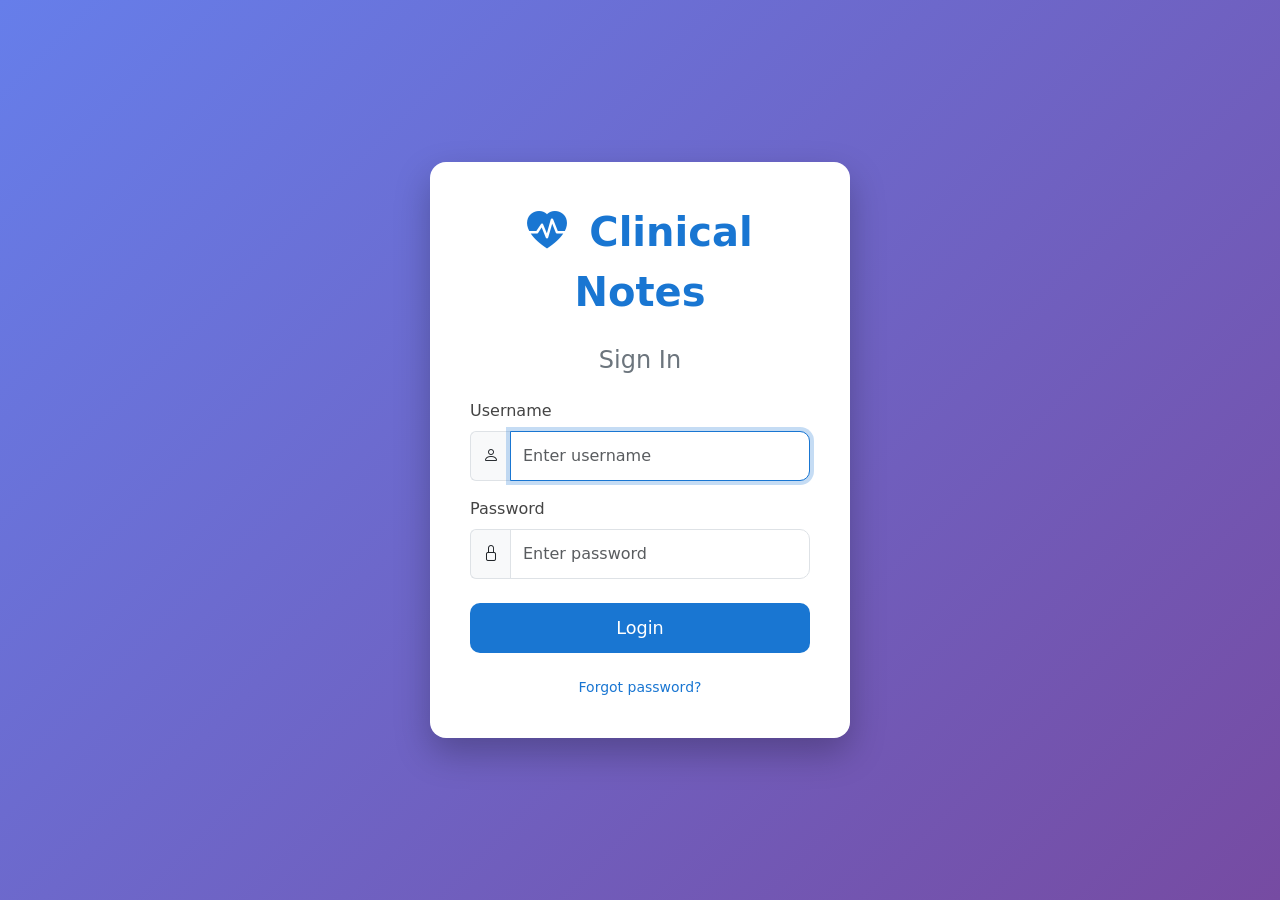
<file: src/csp/login.html>
<!DOCTYPE html>
<html lang="en" data-bs-theme="light">
<head>
  <meta charset="UTF-8">
  <meta name="viewport" content="width=device-width, initial-scale=1.0">
  <title>Login | Clinical Notes App</title>

  <!-- Bootstrap 5 CSS -->
  <link href="https://cdn.jsdelivr.net/npm/bootstrap@5.3.3/dist/css/bootstrap.min.css" rel="stylesheet" integrity="sha384-QWTKZyjpPEjISv5WaRU9OFeRpok6YctnYmDr5pNlyT2bRjXh0JMhjY6hW+ALEwIH" crossorigin="anonymous">

  <!-- Bootstrap Icons -->
  <link rel="stylesheet" href="https://cdn.jsdelivr.net/npm/bootstrap-icons@1.11.3/font/bootstrap-icons.min.css">

  <style>
    body {
      background: linear-gradient(135deg, #667eea 0%, #764ba2 100%);
      min-height: 100vh;
      display: flex;
      align-items: center;
      justify-content: center;
      font-family: 'Segoe UI', system-ui, sans-serif;
    }

    .login-container {
      width: 100%;
      max-width: 420px;
      padding: 40px;
      background: white;
      border-radius: 16px;
      box-shadow: 0 15px 35px rgba(0,0,0,0.25);
      backdrop-filter: blur(10px);
    }

    .logo {
      font-size: 2.5rem;
      font-weight: 700;
      color: #1976d2;
      margin-bottom: 1.5rem;
      text-align: center;
    }

    .form-label {
      font-weight: 500;
      color: #444;
    }

    .btn-primary {
      background: #1976d2;
      border: none;
      padding: 12px;
      font-size: 1.1rem;
      border-radius: 10px;
      transition: all 0.3s;
    }

    .btn-primary:hover {
      background: #1565c0;
      transform: translateY(-2px);
    }

    .input-group-text {
      background: #f8f9fa;
      border-right: none;
    }

    .form-control {
      border-radius: 10px;
      padding: 12px;
    }

    .form-control:focus {
      border-color: #1976d2;
      box-shadow: 0 0 0 0.25rem rgba(25, 118, 210, 0.25);
    }

    .text-muted a {
      color: #1976d2;
      text-decoration: none;
    }

    .text-muted a:hover {
      text-decoration: underline;
    }

    .alert {
      border-radius: 10px;
    }
  </style>
</head>
<body>

  <div class="login-container">
    <div class="logo">
      <i class="bi bi-heart-pulse-fill me-2"></i> Clinical Notes
    </div>

    <h4 class="text-center mb-4 text-secondary">Sign In</h4>

    <!-- Error message area -->
    <div id="errorAlert" class="alert alert-danger d-none" role="alert"></div>

    <form id="loginForm">
      <div class="mb-3">
        <label for="username" class="form-label">Username</label>
        <div class="input-group">
          <span class="input-group-text"><i class="bi bi-person"></i></span>
          <input type="text" class="form-control" id="username" placeholder="Enter username" required autofocus>
        </div>
      </div>

      <div class="mb-4">
        <label for="password" class="form-label">Password</label>
        <div class="input-group">
          <span class="input-group-text"><i class="bi bi-lock"></i></span>
          <input type="password" class="form-control" id="password" placeholder="Enter password" required>
        </div>
      </div>

      <div class="d-grid mb-4">
        <button type="submit" class="btn btn-primary btn-lg" id="loginBtn">
          <span id="loginText">Login</span>
          <span id="loginSpinner" class="spinner-border spinner-border-sm d-none" role="status"></span>
        </button>
      </div>

      <div class="text-center text-muted small">
    <a href="#" onclick="showDemoCredentials()" style="cursor: pointer;">Forgot password?</a> 
</div>
    </form>
  </div>

  <!-- Bootstrap JS -->
  <script src="https://cdn.jsdelivr.net/npm/bootstrap@5.3.3/dist/js/bootstrap.bundle.min.js" integrity="sha384-YvpcrYf0tY3lHB60NNkmXc5s9fDVZLESaAA55NDzOxhy9GkcIdslK1eN7N6jIeHz" crossorigin="anonymous"></script>

  <!-- Login logic -->
  <script>
    const loginForm = document.getElementById('loginForm');
    const errorAlert = document.getElementById('errorAlert');
    const loginBtn = document.getElementById('loginBtn');
    const loginText = document.getElementById('loginText');
    const loginSpinner = document.getElementById('loginSpinner');

    loginForm.addEventListener('submit', async (e) => {
      e.preventDefault();

      const username = document.getElementById('username').value.trim();
      const password = document.getElementById('password').value;

      if (!username || !password) {
        showError('Please enter both username and password');
        return;
      }

      // Show loading state
      loginBtn.disabled = true;
      loginText.classList.add('d-none');
      loginSpinner.classList.remove('d-none');
      errorAlert.classList.add('d-none');

      try {
        const response = await fetch('/clininote/login', {
          method: 'POST',
          headers: {
            'Content-Type': 'application/json'
          },
          body: JSON.stringify({ username, password })
        });

        const data = await response.json();

        if (!response.ok) {
          throw new Error(data.error || 'Login failed');
        }

        // Success - store user info (you can add token later)
        localStorage.setItem('user', JSON.stringify({
          userId: data.userId,
          username: data.username,
          fullName: data.fullName,
          role: data.role
        }));
        
        // After successful login response
        localStorage.setItem('authToken', 'logged-in');  // or better: store the actual token/userId/role later
        localStorage.setItem('user', JSON.stringify(data));  // store user info

        // Redirect to main app
        window.location.href = 'index.html';

      } catch (err) {
        showError(err.message);
      } finally {
        loginBtn.disabled = false;
        loginText.classList.remove('d-none');
        loginSpinner.classList.add('d-none');
      }
    });

    function showDemoCredentials() {
    
    //alert("For demo purposes only:\n\nUsername: admin\nPassword: admin\n\nIn a real application, password recovery would be implemented with email verification.");
    
    // Optional: nicer Bootstrap alert/toast version (if you want)
    // Uncomment if you prefer toast style
    
    const toast = document.createElement('div');
    toast.className = 'toast align-items-center text-bg-info border-0 position-fixed bottom-0 end-0 m-3';
    toast.role = 'alert';
    toast.innerHTML = `
        <div class="d-flex">
            <div class="toast-body">
                <strong>Demo Credentials:</strong><br>
                Username: <strong>admin</strong><br>
                Password: <strong>admin</strong><br>
                <small>(Real password recovery would use email verification)</small>
            </div>
            <button type="button" class="btn-close btn-close-white me-2 m-auto" data-bs-dismiss="toast" aria-label="Close"></button>
        </div>
    `;
    document.body.appendChild(toast);
    new bootstrap.Toast(toast).show();
    setTimeout(() => toast.remove(), 8000); // auto-dismiss after 8 seconds
    
}

    function showError(msg) {
      errorAlert.textContent = msg;
      errorAlert.classList.remove('d-none');
    }
  </script>
</body>
</html>
</file>
